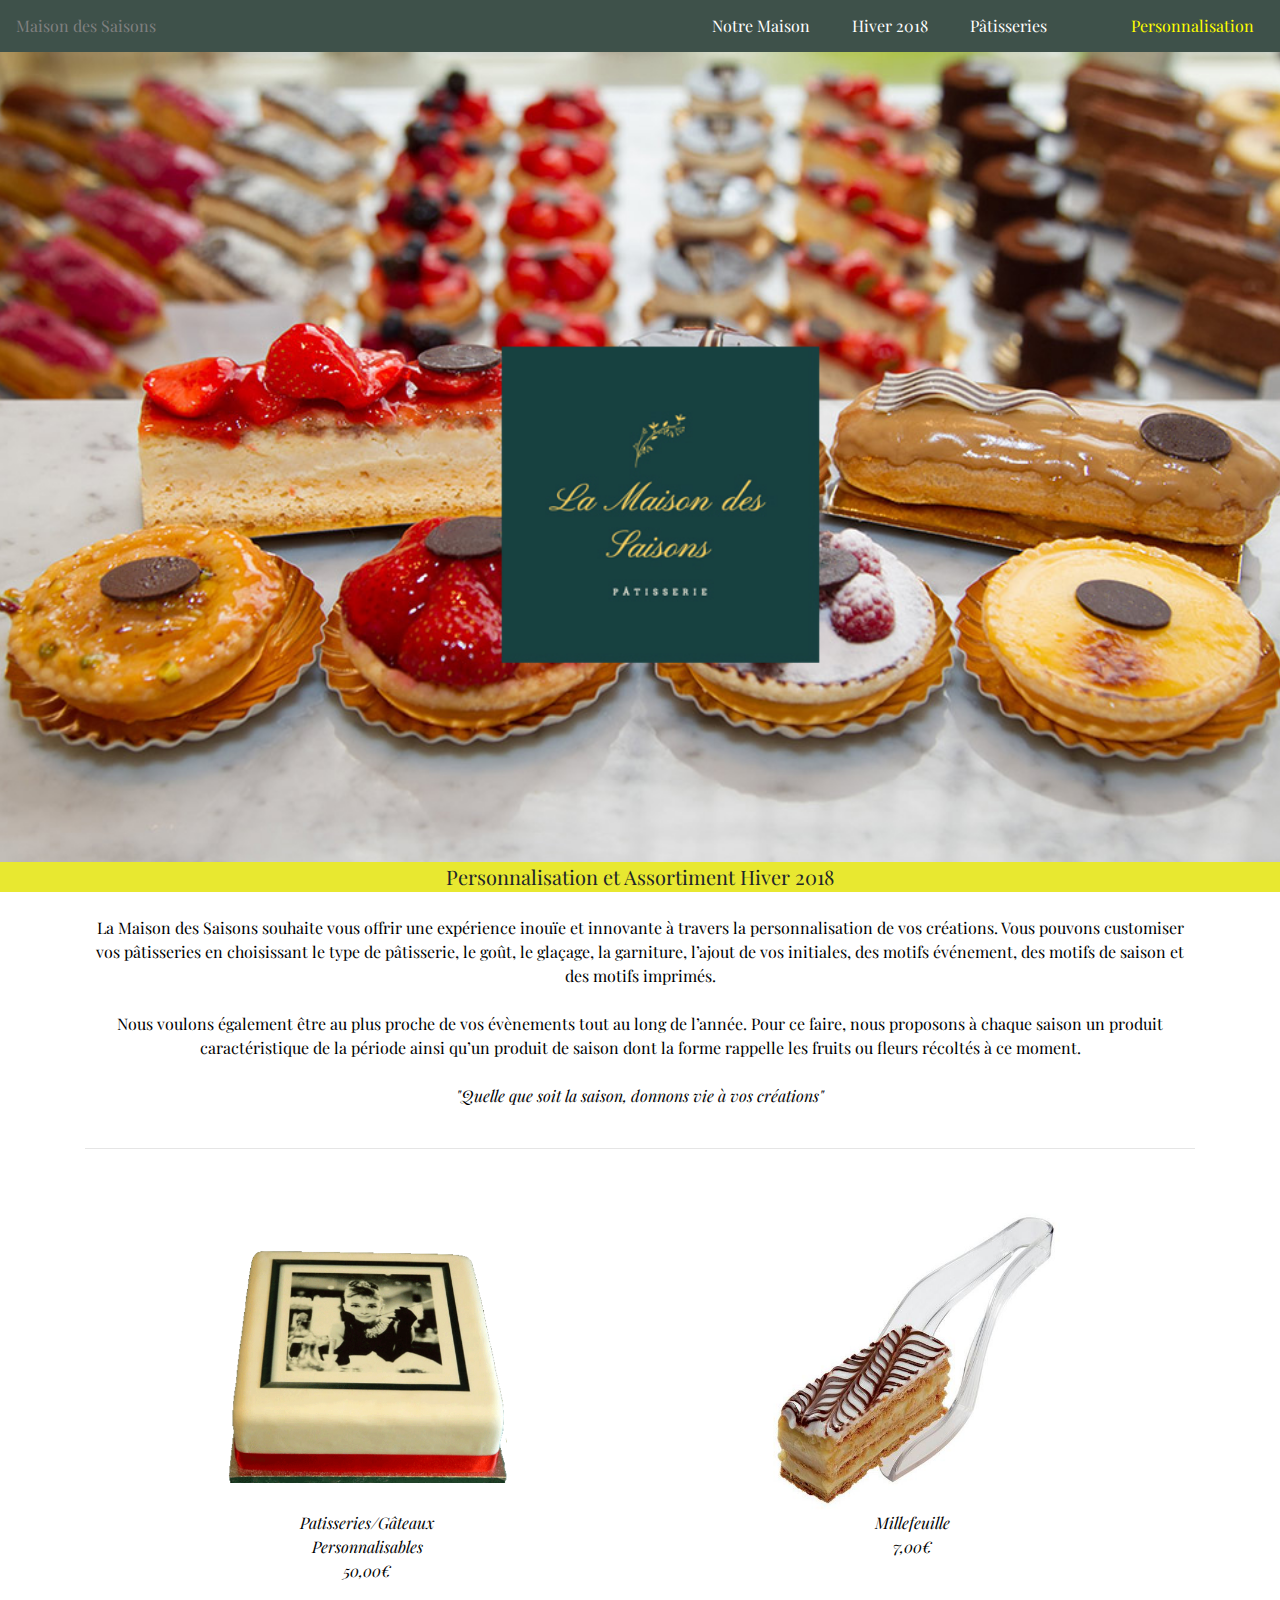
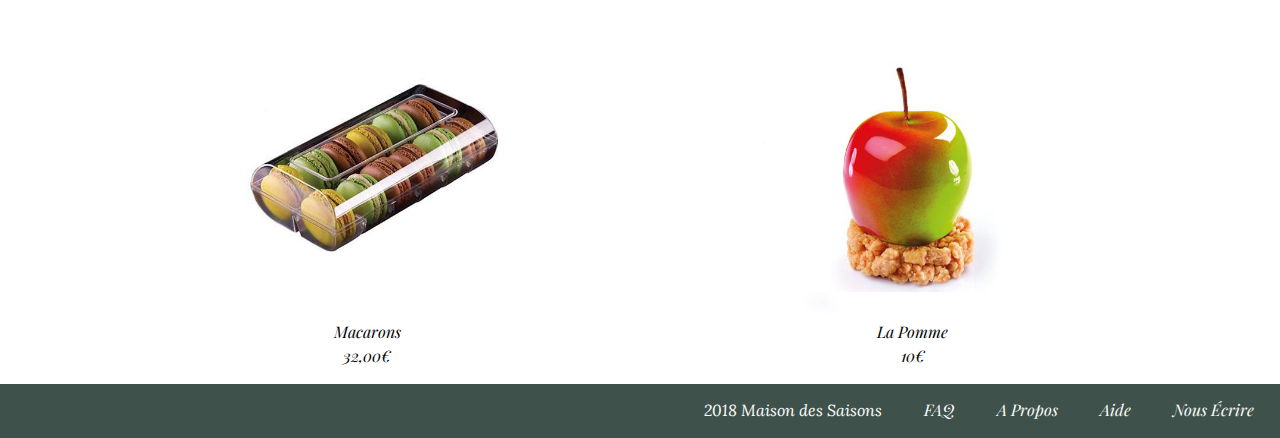
<file: index.html>
<!DOCTYPE html>
<html>
<head>
	<link rel="icon" href="images/logo.png" type="image/x-icon" />
	<link href="https://fonts.googleapis.com/css?family=Lora:700|Playfair+Display" rel="stylesheet">
	<meta name="viewport" content="width=device-width, initial-scale=1">
		<link rel="stylesheet" type="text/css" href="https://stackpath.bootstrapcdn.com/bootstrap/4.1.3/css/bootstrap.min.css">
			<meta name="google-site-verification" content="hoAVBTC8plH3aLV0XzBjMt0F35vbaP3ljVnjMsO0-7Q" />
				<link rel="stylesheet" type="text/css" href="css/main.css">
	<link rel="stylesheet" href="https://use.fontawesome.com/releases/v5.4.1/css/all.css" integrity="sha384-5sAR7xN1Nv6T6+dT2mhtzEpVJvfS3NScPQTrOxhwjIuvcA67KV2R5Jz6kr4abQsz" crossorigin="anonymous">
	<title>Maison des Saisons</title>
</head>
<body>
	<nav>				
		<ul>
		  <li class="navdroite"><a href="">Maison des Saisons</a></li>
		  <li><a href="personnalisation.html" style="color: yellow">Personnalisation</a></li>
		  <li><a href=""><i class="fas fa-shopping-cart"></i> </a></li>
		  <li><a href="Stock.html">Pâtisseries</a></li>
		  <li><a href="Autonne 2018.html">Hiver 2018</a></li>
		  <li><a href="lamaison.html">Notre Maison</a></li>
		</ul>
	</nav>	
<div class="maincontainer"></div>
	<div id="barseparation">Personnalisation et Assortiment Hiver 2018</div>
		<div class="container">
			<br>
			La Maison des Saisons souhaite vous offrir une expérience inouïe et innovante à travers la personnalisation de vos créations. Vous pouvons customiser vos pâtisseries en choisissant le type de pâtisserie, le goût, le glaçage, la garniture, l’ajout de vos initiales, des motifs événement, des motifs de saison et des motifs imprimés.
			<br>
			<br>
			Nous voulons également être au plus proche de vos évènements tout au long de l’année. Pour ce faire, nous proposons à chaque saison un produit caractéristique de la période ainsi qu’un produit de saison dont la forme rappelle les fruits ou fleurs récoltés à ce moment.
		
			<br>
			<br>
			<i>"Quelle que soit la saison, donnons vie à vos créations"<i>
		
		<br><br><hr><br><br>
		</div>
<div class="row">
	<div class="col-sm-2"></div>
		<div class="col-sm-3">
			<div class="thumbnail">
				<a href="">
					<img src="images/35.png" style="width: 100%">
					<div class="caption">
						<p class="boutton">Patisseries/Gâteaux <br>Personnalisables<br>50,00€</p>	
					</div>
				</a>
			</div>
		</div>
		<div class="col-sm-2"></div>
			<div class="col-sm-3">
			<div class="thumbnail">
				<a href="">
					<img src="images/10.jpg" style="width: 100%">
					<div class="caption">
						<p class="boutton">Millefeuille<br>7,00€</p>	
					</div>
				</a>
			</div>
		</div>
				<div class="col-sm-2"></div>
</div>
<br>
<div class="row">
	<div class="col-sm-2"></div>
		<div class="col-sm-3">
			<div class="thumbnail">
				<a href="">
					<img src="images/9.jpg" style="width: 100%">
					<div class="caption">
						<p class="boutton">Macarons<br>32,00€</p>	
					</div>
				</a>
			</div>
		</div>
		<div class="col-sm-2"></div>
			<div class="col-sm-3">
			<div class="thumbnail">
				<a href="">
					<img src="images/15.jpg" style="width: 100%">
					<div class="caption">
						<p class="boutton">La Pomme<Br>10€</p>	
					</div>
				</a>
			</div>
		</div>
				<div class="col-sm-2"></div>
</div>
</body>
<footer>
	<div>
	<ul>
		<li class="navdroite" ><a href="https://www.facebook.com/MaisondesSaison/"><i class="fab fa-facebook-f"></i></a></li>
		<li class="navdroite" ><a href="https://www.instagram.com/maison.des.saisons/"><i class="fab fa-instagram"></i></a></li>
		<li class="navdroite" ><a href="https://twitter.com/SaisonsDes?lang=fr"><i class="fab fa-twitter"></i></a></li>
		<li ><a href="">Nous Écrire</a></li>
		<li ><a href="">Aide</a></li>
		<li ><a href="">A Propos</a></li>
		<li ><a href="">FAQ</a></li>
		<li ><p><i class="far fa-copyright"></i>2018 Maison des Saisons</p></li>
	</ul>	
	</div>
</footer>



</html>
</file>
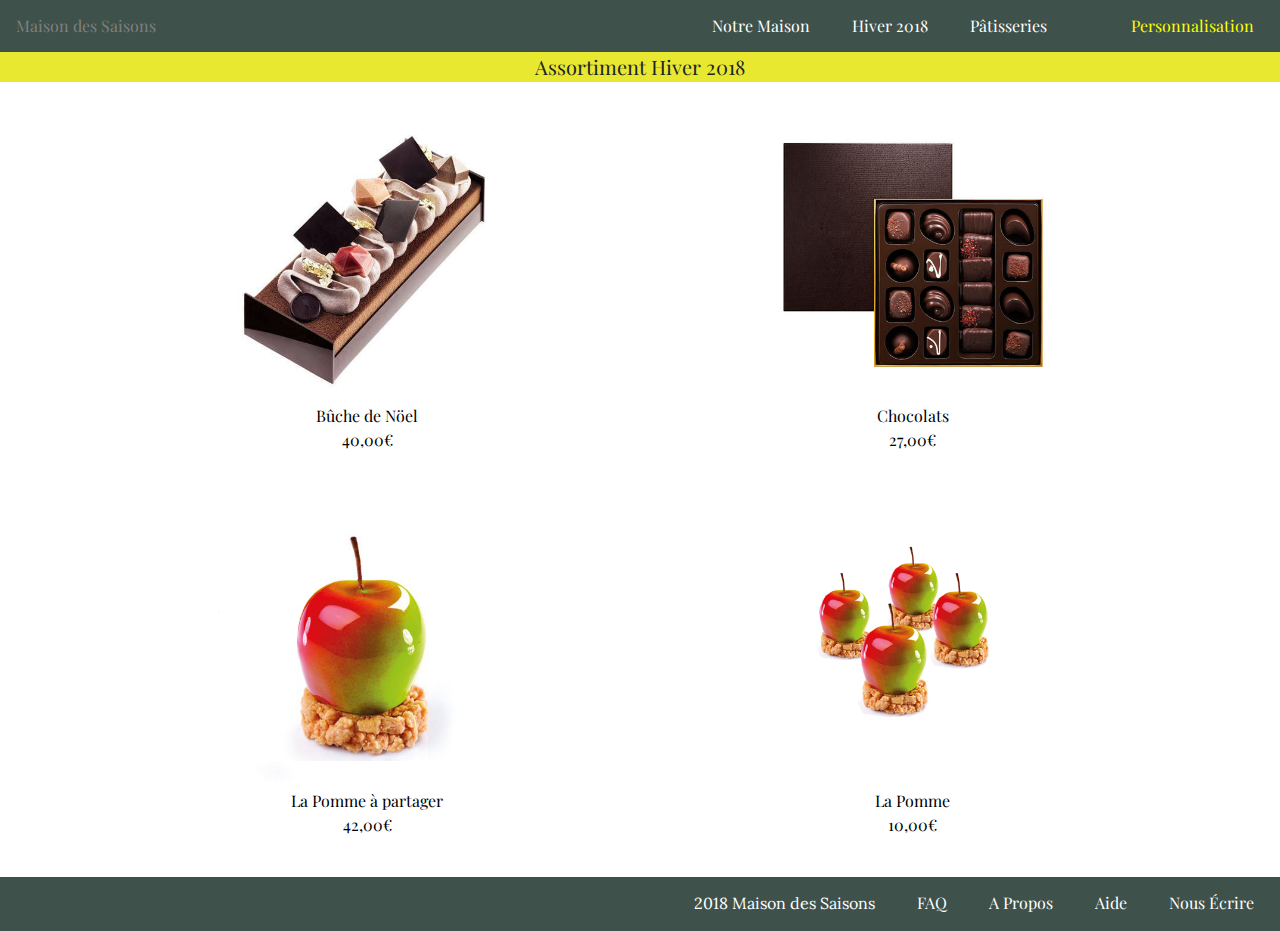
<file: Autonne 2018.html>
<!DOCTYPE html>
<html>
<head>
	<link rel="icon" href="images/logo.png" type="image/x-icon" />
	<link href="https://fonts.googleapis.com/css?family=Lora:700|Playfair+Display" rel="stylesheet">
	<meta name="viewport" content="width=device-width, initial-scale=1">
		<link rel="stylesheet" type="text/css" href="https://stackpath.bootstrapcdn.com/bootstrap/4.1.3/css/bootstrap.min.css">
			<meta name="google-site-verification" content="hoAVBTC8plH3aLV0XzBjMt0F35vbaP3ljVnjMsO0-7Q" />
				<link rel="stylesheet" type="text/css" href="css/main.css">
	<link rel="stylesheet" href="https://use.fontawesome.com/releases/v5.4.1/css/all.css" integrity="sha384-5sAR7xN1Nv6T6+dT2mhtzEpVJvfS3NScPQTrOxhwjIuvcA67KV2R5Jz6kr4abQsz" crossorigin="anonymous">
	<title>Maison des Saisons</title>
</head>
<body>
	<nav>				
		<ul>
		  <li class="navdroite"><a href="index.html">Maison des Saisons</a></li>
		  <li><a href="personnalisation.html" style="color: yellow">Personnalisation</a></li>
		  <li><a href=""><i class="fas fa-shopping-cart"></i> </a></li>
		  <li><a href="Stock.html">Pâtisseries</a></li>
		  <li><a href="Autonne 2018.html">Hiver 2018</a></li>
		  <li><a href="lamaison.html">Notre Maison</a></li>
		</ul>
	</nav>
		<div id="barseparation">Assortiment Hiver 2018</div>
	<br>	
		
<div class="row">
	<div class="col-sm-2"></div>
		<div class="col-sm-3">
			<div class="thumbnail">
				<a href="">
					<img src="images/13.jpg" style="width: 100%">
					<div class="caption">
						<p class="boutton">Bûche de Nöel<br>40,00€</p>	
					</div>
				</a>
			</div>
		</div>
		<div class="col-sm-2"></div>
			<div class="col-sm-3">
			<div class="thumbnail">
				<a href="">
					<img src="images/12.jpg" style="width: 100%">
					<div class="caption">
						<p class="boutton">Chocolats<br>27,00€</p>	
					</div>
				</a>
			</div>
		</div>
				<div class="col-sm-2"></div>
</div>
<br>
<div class="row">
	<div class="col-sm-2"></div>
		<div class="col-sm-3">
			<div class="thumbnail">
				<a href="">
					<img src="images/15.jpg" style="width: 100%">
					<div class="caption">
						<p class="boutton">La Pomme à partager<br>42,00€</p>	
					</div>
				</a>
			</div>
		</div>
		<div class="col-sm-2"></div>
			<div class="col-sm-3">
			<div class="thumbnail">
				<a href="">
					<img src="images/16.jpg" style="width: 100%">
					<div class="caption">
						<p class="boutton">La Pomme<br>10,00€</p>	
					</div>
				</a>
			</div>
		</div>
				<div class="col-sm-2"></div>
</div>
<br>
</body>
<footer>
	<div>
	<ul>
		<li class="navdroite" ><a href="https://www.facebook.com/MaisondesSaison/"><i class="fab fa-facebook-f"></i></a></li>
		<li class="navdroite" ><a href="https://www.instagram.com/maison.des.saisons/"><i class="fab fa-instagram"></i></a></li>
		<li class="navdroite" ><a href="https://twitter.com/SaisonsDes?lang=fr"><i class="fab fa-twitter"></i></a></li>
		<li ><a href="">Nous Écrire</a></li>
		<li ><a href="">Aide</a></li>
		<li ><a href="">A Propos</a></li>
		<li ><a href="">FAQ</a></li>
		<li ><p><i class="far fa-copyright"></i>2018 Maison des Saisons</p></li>
	</ul>	
	</div>
</footer>



</html>
</file>
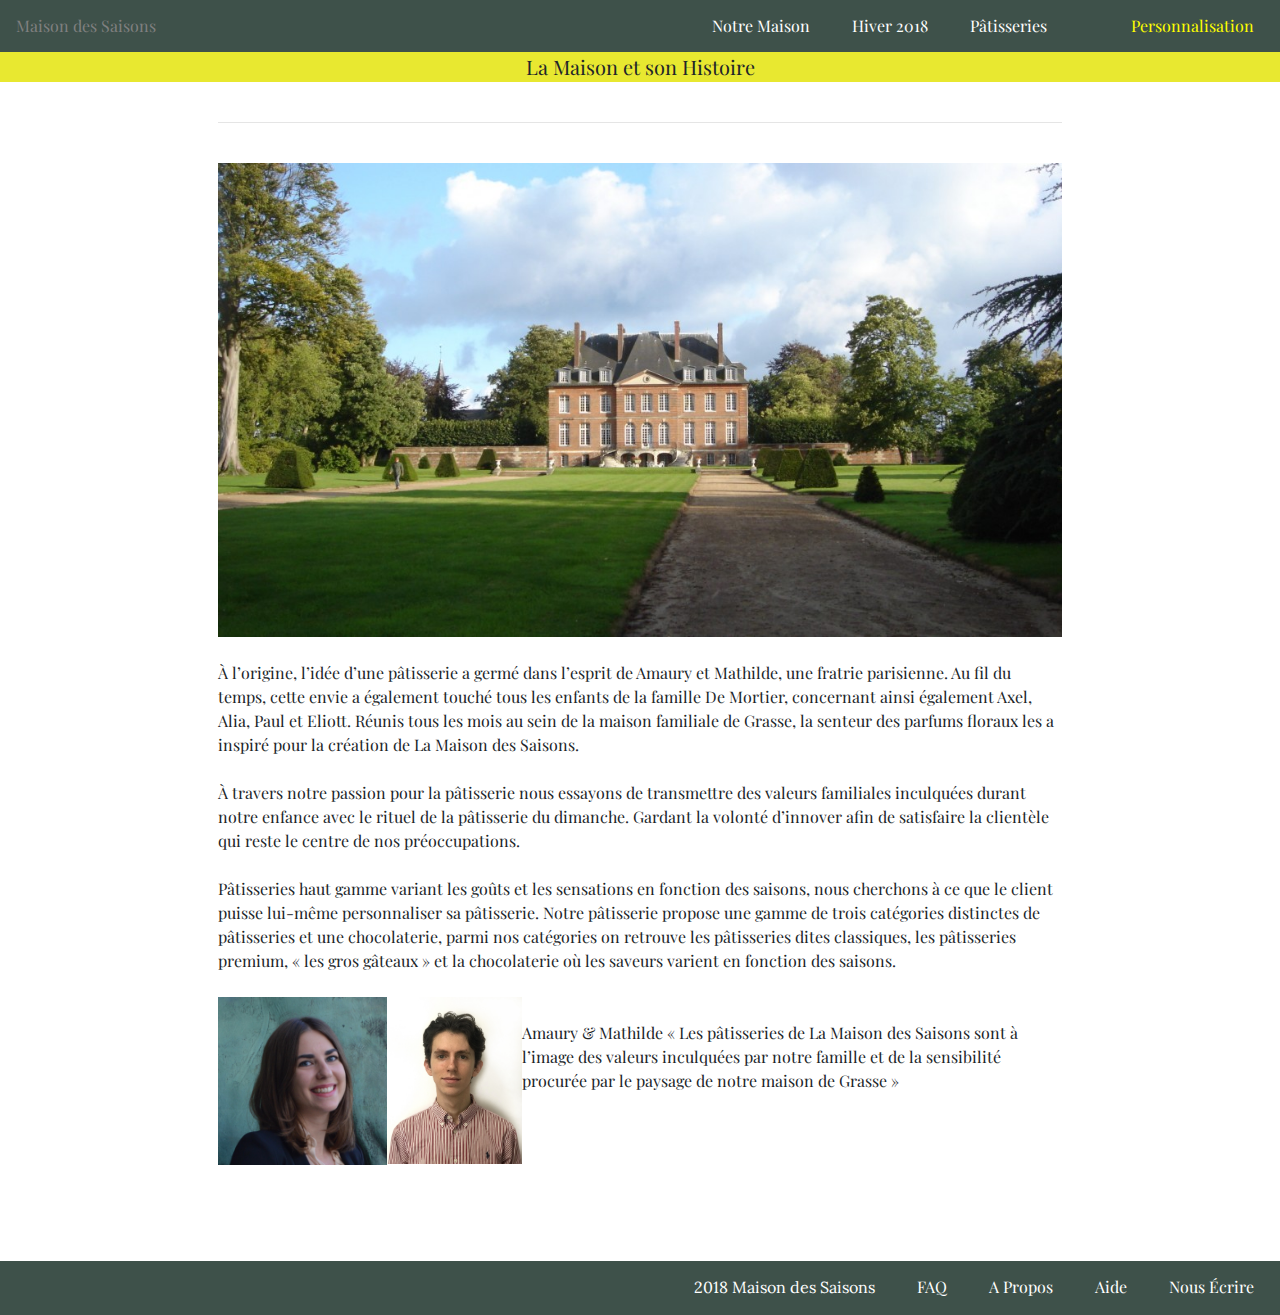
<file: lamaison.html>
<!DOCTYPE html>
<html>
<head>
	<link rel="icon" href="images/logo.png" type="image/x-icon" />
	<link href="https://fonts.googleapis.com/css?family=Lora:700|Playfair+Display" rel="stylesheet">
	<meta name="viewport" content="width=device-width, initial-scale=1">
		<link rel="stylesheet" type="text/css" href="https://stackpath.bootstrapcdn.com/bootstrap/4.1.3/css/bootstrap.min.css">
			<meta name="google-site-verification" content="hoAVBTC8plH3aLV0XzBjMt0F35vbaP3ljVnjMsO0-7Q" />
				<link rel="stylesheet" type="text/css" href="css/main.css">
	<link rel="stylesheet" href="https://use.fontawesome.com/releases/v5.4.1/css/all.css" integrity="sha384-5sAR7xN1Nv6T6+dT2mhtzEpVJvfS3NScPQTrOxhwjIuvcA67KV2R5Jz6kr4abQsz" crossorigin="anonymous">
	<title>Maison des Saisons</title>
</head>
<body>
	<nav>				
		<ul>
		  <li class="navdroite"><a href="index.html">Maison des Saisons</a></li>
		  <li><a href="personnalisation.html" style="color: yellow">Personnalisation</a></li>
		  <li><a href=""><i class="fas fa-shopping-cart"></i> </a></li>
		  <li><a href="Stock.html">Pâtisseries</a></li>
		  <li><a href="Autonne 2018.html">Hiver 2018</a></li>
		  <li><a href="lamaison.html">Notre Maison</a></li>
		</ul>
	</nav>
		<div id="barseparation">La Maison et son Histoire</div>
	<br>	
		<div class="row">
			<div class="col-sm-2"></div>
			<div class="col-sm-8">
				
				<hr>
				<br>
				<img style="width:100%; " src="images/31.jpg">
				<br>
				<br>	
				
				À l’origine, l’idée d’une pâtisserie a germé dans l’esprit de Amaury et Mathilde, une fratrie parisienne. Au fil du temps, cette envie a également touché tous les enfants de la famille De Mortier, concernant ainsi également Axel, Alia, Paul et Eliott. Réunis tous les mois au sein de la maison familiale de Grasse, la senteur des parfums floraux les a inspiré pour la création de La Maison des Saisons. <br><br>À travers notre passion pour la pâtisserie nous essayons de transmettre des valeurs familiales inculquées durant notre enfance avec le rituel de la pâtisserie du dimanche. Gardant la volonté d’innover afin de satisfaire la clientèle qui reste le centre de nos préoccupations.<br><br>Pâtisseries haut gamme variant les goûts et les sensations en fonction des saisons, nous cherchons à ce que le client puisse lui-même personnaliser sa pâtisserie. Notre pâtisserie propose une gamme de trois  catégories distinctes de pâtisseries et une chocolaterie, parmi nos catégories on retrouve les pâtisseries dites classiques, les pâtisseries premium, « les gros gâteaux » et la chocolaterie où les saveurs varient en fonction des saisons.<br><br>

				<img align="left" style="width:20%; " src="images/30.jpg">
				
				<img align="left" style="width:16%; " src="images/29.jpg">
				<br>
				Amaury & Mathilde
« Les pâtisseries de La Maison des Saisons sont à l’image des valeurs inculquées par notre famille et de la sensibilité procurée par le paysage de notre maison de Grasse »
				<br>
				<br>
				<br>
				<br>
				<br>
				<br>
				<br>
			</div>
			<div class="col-sm-2"></div>
		</div>

<br>
</body>
<footer>
	<div>
	<ul>
		<li class="navdroite" ><a href="https://www.facebook.com/MaisondesSaison/"><i class="fab fa-facebook-f"></i></a></li>
		<li class="navdroite" ><a href="https://www.instagram.com/maison.des.saisons/"><i class="fab fa-instagram"></i></a></li>
		<li class="navdroite" ><a href="https://twitter.com/SaisonsDes?lang=fr"><i class="fab fa-twitter"></i></a></li>
		<li ><a href="">Nous Écrire</a></li>
		<li ><a href="">Aide</a></li>
		<li ><a href="">A Propos</a></li>
		<li ><a href="">FAQ</a></li>
		<li ><p><i class="far fa-copyright"></i>2018 Maison des Saisons</p></li>
	</ul>	
	</div>
</footer>



</html>
</file>
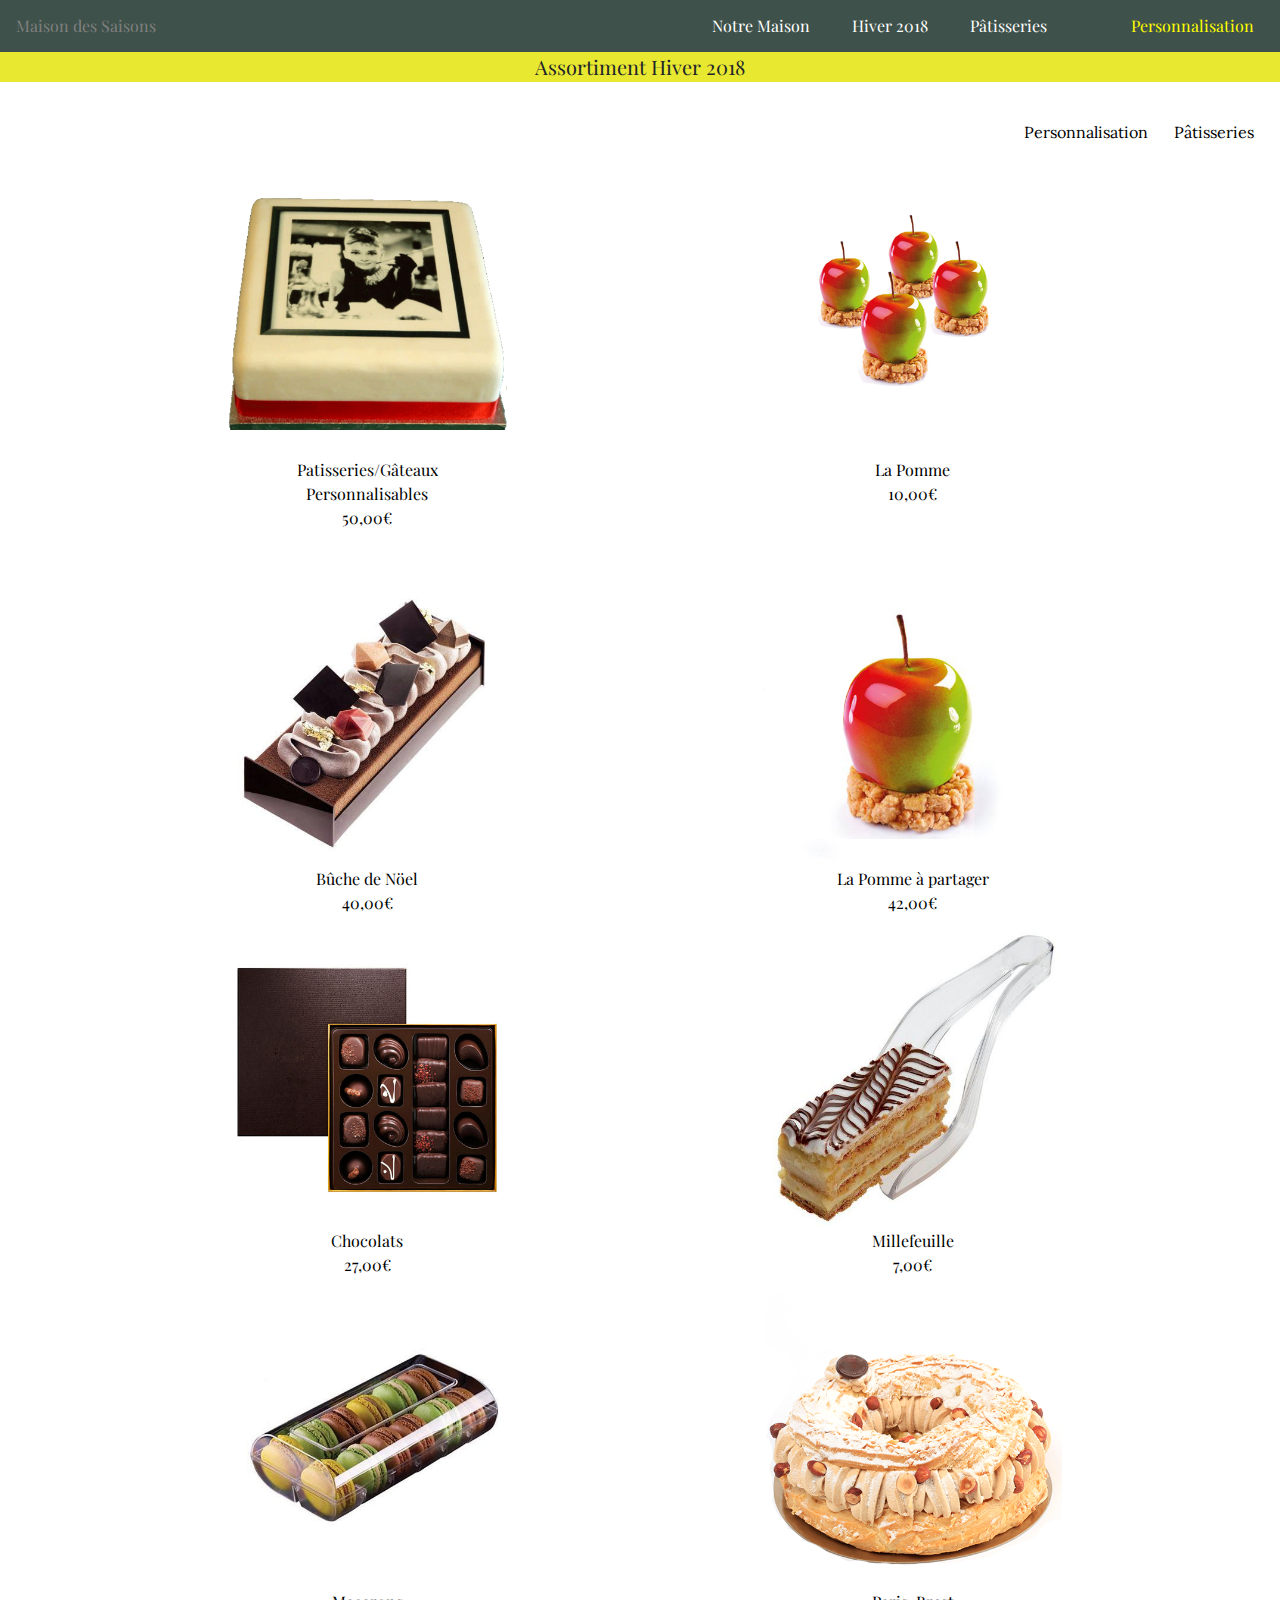
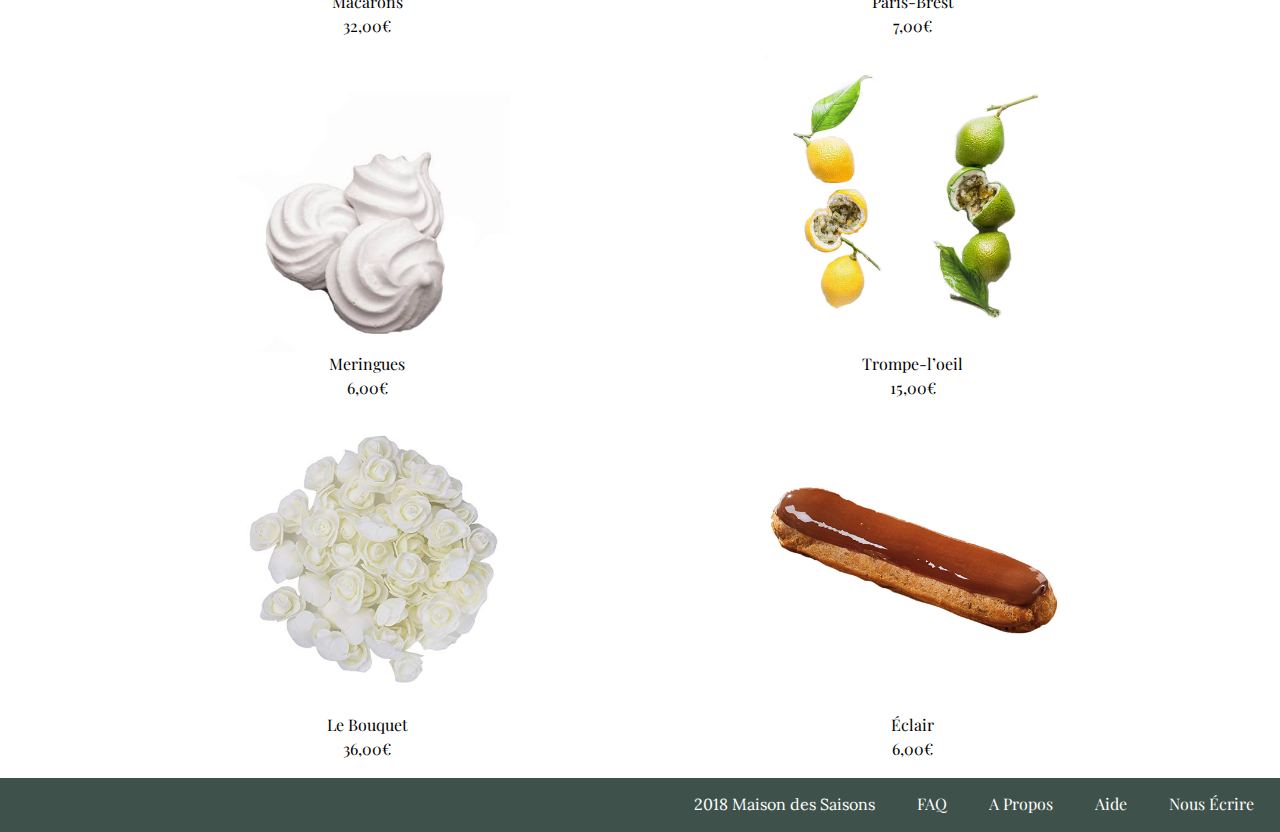
<file: Stock.html>
<!DOCTYPE html>
<html>
<head>
	<link rel="icon" href="images/logo.png" type="image/x-icon" />
	<link href="https://fonts.googleapis.com/css?family=Lora:700|Playfair+Display" rel="stylesheet">
	<meta name="viewport" content="width=device-width, initial-scale=1">
		<link rel="stylesheet" type="text/css" href="https://stackpath.bootstrapcdn.com/bootstrap/4.1.3/css/bootstrap.min.css">
			<meta name="google-site-verification" content="hoAVBTC8plH3aLV0XzBjMt0F35vbaP3ljVnjMsO0-7Q" />
				<link rel="stylesheet" type="text/css" href="css/main.css">
	<link rel="stylesheet" href="https://use.fontawesome.com/releases/v5.4.1/css/all.css" integrity="sha384-5sAR7xN1Nv6T6+dT2mhtzEpVJvfS3NScPQTrOxhwjIuvcA67KV2R5Jz6kr4abQsz" crossorigin="anonymous">
	<title>Maison des Saisons</title>
</head>
<body>
	<nav>				
		<ul>
		  <li class="navdroite"><a href="index.html">Maison des Saisons</a></li>
		  <li><a href="personnalisation.html" style="color: yellow">Personnalisation</a></li>
		  <li><a href=""><i class="fas fa-shopping-cart"></i> </a></li>
		  <li><a href="Stock.html">Pâtisseries</a></li>
		  <li><a href="Autonne 2018.html">Hiver 2018</a></li>
		  <li><a href="Autonne 2018.html">Notre Maison</a></li>
		</ul>
	</nav>
		<div id="barseparation">Assortiment Hiver 2018</div>
	<br>	
		<nav>			
			<ul class="nav2">
				<li><p>Pâtisseries</p></li>
				<li><p><a style="color: black; padding: 0px;" href="personnalisation.html">Personnalisation</a></p></li>
			</ul>
		</nav>

<div class="row">
	<div class="col-sm-2">
	</div>
		<div class="col-sm-3">
			<div class="thumbnail">
				<a href="">
					<img src="images/35.png" style="width: 100%">
					<div class="caption">
						<p class="boutton">Patisseries/Gâteaux <br>Personnalisables<br>50,00€</p>	
					</div>
				</a>
			</div>
		</div>
		<div class="col-sm-2"></div>
			<div class="col-sm-3">
			<div class="thumbnail">
				<a href="">
					<img src="images/16.jpg" style="width: 100%">
					<div class="caption">
						<p class="boutton">La Pomme<Br>10,00€</p>	
					</div>
				</a>
			</div>
		</div>
				<div class="col-sm-2"></div>
</div>
<br>
<div class="row">
	<div class="col-sm-2"></div>
		<div class="col-sm-3">
			<div class="thumbnail">
				<a href="">
					<img src="images/13.jpg" style="width: 100%">
					<div class="caption">
						<p class="boutton">Bûche de Nöel<br>40,00€</p>	
					</div>
				</a>
			</div>
		</div>
		<div class="col-sm-2"></div>
			<div class="col-sm-3">
			<div class="thumbnail">
				<a href="">
					<img src="images/15.jpg" style="width: 100%">
					<div class="caption">
						<p class="boutton">La Pomme à partager<br>42,00€</p>	
					</div>
				</a>
			</div>
		</div>
				<div class="col-sm-2"></div>
</div>
<div class="row">
	<div class="col-sm-2"></div>
		<div class="col-sm-3">
			<div class="thumbnail">
				<a href="">
					<img src="images/12.jpg" style="width: 100%">
					<div class="caption">
						<p class="boutton">Chocolats<br>27,00€</p>	
					</div>
				</a>
			</div>
		</div>
		<div class="col-sm-2"></div>
			<div class="col-sm-3">
			<div class="thumbnail">
				<a href="">
					<img src="images/10.jpg" style="width: 100%">
					<div class="caption">
						<p class="boutton">Millefeuille<br>7,00€</p>	
					</div>
				</a>
			</div>
		</div>
				<div class="col-sm-2"></div>
</div>
<div class="row">
	<div class="col-sm-2"></div>
		<div class="col-sm-3">
			<div class="thumbnail">
				<a href="">
					<img src="images/9.jpg" style="width: 100%">
					<div class="caption">
						<p class="boutton">Macarons<br>32,00€</p>	
					</div>
				</a>
			</div>
		</div>
		<div class="col-sm-2"></div>
			<div class="col-sm-3">
			<div class="thumbnail">
				<a href="">
					<img src="images/18.png" style="width: 100%">
					<div class="caption">
						<p class="boutton">Paris-Brest <br>7,00€</p>	
					</div>
				</a>
			</div>
		</div>
				<div class="col-sm-2"></div>
</div>
<div class="row">
	<div class="col-sm-2"></div>
		<div class="col-sm-3">
			<div class="thumbnail">
				<a href="">
					<img src="images/19.jpg" style="width: 100%">
					<div class="caption">
						<p class="boutton">Meringues<br>6,00€</p>	
					</div>
				</a>
			</div>
		</div>
		<div class="col-sm-2"></div>
		<div class="col-sm-3">
			<div class="thumbnail">
				<a href="">
					<img src="images/23.jpeg" style="width: 100%">
					<div class="caption">
						<p class="boutton">Trompe-l’oeil <br>15,00€</p>	
					</div>
				</a>
			</div>
		</div>	
			<div class="col-sm-2"></div>
</div>
<div class="row">
	<div class="col-sm-2"></div>
		<div class="col-sm-3">
			<div class="thumbnail">
				<a href="">
					<img src="images/25.jpg" style="width: 100%">
					<div class="caption">
						<p class="boutton">Le Bouquet<br>36,00€</p>	
					</div>
				</a>
			</div>
		</div>
		<div class="col-sm-2"></div>
		<div class="col-sm-3">
			<div class="thumbnail">
				<a href="">
					<img src="images/20.jpg" style="width: 100%">
					<div class="caption">
						<p class="boutton">Éclair<br>6,00€</p>	
					</div>
				</a>
			</div>
		</div>
		</div>	
			<div class="col-sm-2"></div>
</div>
</body>
<footer>
	<div>
	<ul>
		<li class="navdroite" ><a href="https://www.facebook.com/MaisondesSaison/"><i class="fab fa-facebook-f"></i></a></li>
		<li class="navdroite" ><a href="https://www.instagram.com/maison.des.saisons/"><i class="fab fa-instagram"></i></a></li>
		<li class="navdroite" ><a href="https://twitter.com/SaisonsDes?lang=fr"><i class="fab fa-twitter"></i></a></li>
		<li ><a href="">Nous Écrire</a></li>
		<li ><a href="">Aide</a></li>
		<li ><a href="">A Propos</a></li>
		<li ><a href="">FAQ</a></li>
		<li ><p><i class="far fa-copyright"></i>2018 Maison des Saisons</p></li>
	</ul>	
	</div>
</footer>



</html>
</file>
<file: css/main.css>
body , html {
    margin:0px;
    font-family: 'Playfair Display', serif; 
    height: 100%;
}


ul {
    list-style-type: none;
    margin: 0;
    padding: 0;
    overflow: hidden;
    background-color: #3e514a;
}

a:hover{
    color: grey;
    text-decoration:none;

}

li {
    float: right;
    padding: 0px 10px 0px 0px;
}

li a {
    display: block;
    color: white;
    text-align: center;
    padding: 14px 16px;
    text-decoration: none;

}

li p{
    display: block;
    color: white;
    text-align: center;
    padding: 14px 16px 0px 0px;
    text-decoration: none;
    font-family: 'Lora', serif;
}

button{
    float: center;
}

a::hover{
    color: grey;
}


.navdroite{
    float: left;
    
}

.nav2{
    background-color: white;
}

.nav2 p{
    color: black;
    text-align:center;
}


.maincontainer{
background-image:url('4.jpg');
height:90%;
background-attachment:fixed;
background-position:center;
background-repeat:no-repeat;
background-size:cover;
}

#barseparation{
    margin: 0px 0px 0px 0px;
    background-color:#e8e830;
    font-size:20px;
    padding:0px 0px 0px 0px; 
    text-align:center;
    
}


.container{
    margin-top: 0px;
    text-align: center;
    color: black;
}

.footter{
    width: 100%;
    margin: 0px;
    list-style-type: none;
    margin: 0;
    padding: 0;
    overflow: hidden;
    background-color: black;
    display: block;
    color: white;
    text-align: center;
    text-decoration: none;
}

.boutton{
    text-decoration: none;
    text-align: center;
    color: black;
}
</file>
